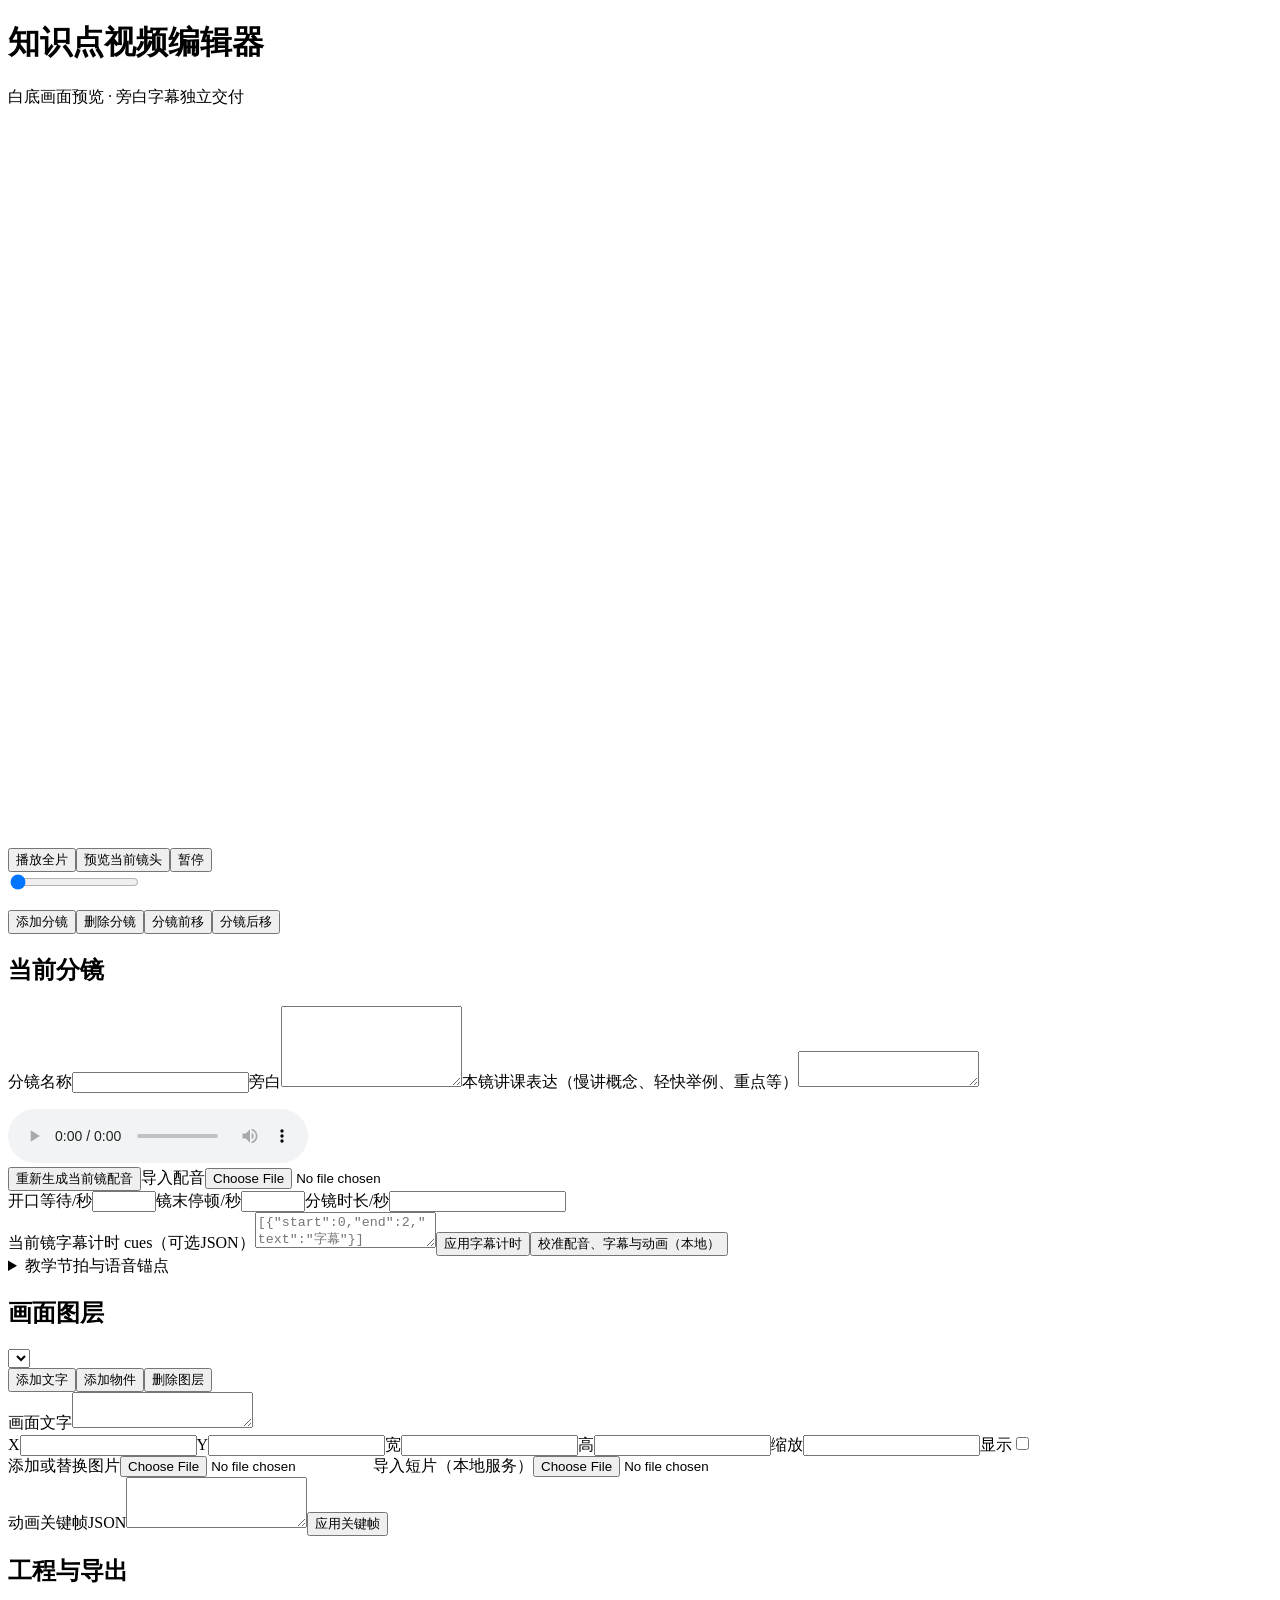
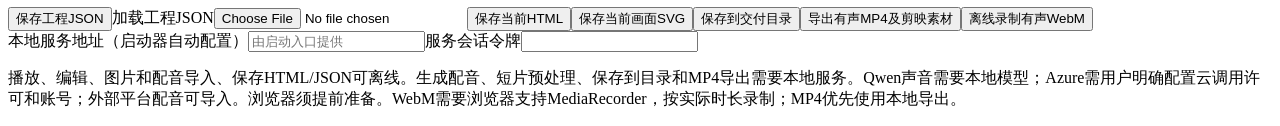
<file: assets/editor-template/index.html>
<!doctype html><html lang="zh-CN"><head><meta charset="utf-8"><meta name="viewport" content="width=device-width,initial-scale=1"><title>知识点视频编辑器</title><style>/* EDITOR_CSS */</style></head><body>
<header><h1 id="projectTitle">知识点视频编辑器</h1><p>白底画面预览 · 旁白字幕独立交付</p></header>
<main><section><canvas id="stage" width="1280" height="720"></canvas><nav><button id="play">播放全片</button><button id="playScene">预览当前镜头</button><button id="stop">暂停</button><span id="time"></span></nav><input id="timeline" type="range" min="0" max="1" value="0" step="0.01"><p id="status" role="status"></p><div id="scenes"></div><nav><button id="addScene">添加分镜</button><button id="removeScene">删除分镜</button><button id="up">分镜前移</button><button id="down">分镜后移</button></nav></section>
<aside><h2>当前分镜</h2><label>分镜名称<input id="sceneTitle"></label><label>旁白<textarea id="narration" rows="5"></textarea></label><label>本镜讲课表达（慢讲概念、轻快举例、重点等）<textarea id="direction" rows="2"></textarea></label><p id="audioState"></p><p id="timingState"></p><audio id="voicePreview" controls></audio><nav><button id="generate">重新生成当前镜配音</button><label class="file">导入配音<input id="audioFile" type="file" accept="audio/*"></label></nav>
<div class="grid"><label>开口等待/秒<input id="leadIn" type="number" min="0" max="1" step="0.01"></label><label>镜末停顿/秒<input id="gapAfter" type="number" min="0" max="1" step="0.01"></label><label>分镜时长/秒<input id="duration" type="number" min="0.1" step="0.1"></label></div>
<label>当前镜字幕计时 cues（可选JSON）<textarea id="cues" rows="2" placeholder='[{"start":0,"end":2,"text":"字幕"}]'></textarea></label><button id="applyCues">应用字幕计时</button><button id="alignVoice">校准配音、字幕与动画（本地）</button><details><summary>教学节拍与语音锚点</summary><p>speech 填本镜旁白原样片段；layerIds 对应画面对象。改文稿后核对它们，再校准。</p><textarea id="beats" rows="6"></textarea><button id="applyBeats">应用教学节拍</button></details>
<h2>画面图层</h2><select id="layer"></select><nav><button id="addText">添加文字</button><button id="addShape">添加物件</button><button id="removeLayer">删除图层</button></nav><label>画面文字<textarea id="layerText" rows="2"></textarea></label><div class="grid"><label>X<input id="x" type="number"></label><label>Y<input id="y" type="number"></label><label>宽<input id="width" type="number" min="1"></label><label>高<input id="height" type="number" min="1"></label><label>缩放<input id="scale" type="number" min="0.01" step="0.05"></label><label>显示<input id="visible" type="checkbox"></label></div>
<nav><label class="file">添加或替换图片<input id="imageFile" type="file" accept="image/*"></label><label class="file">导入短片（本地服务）<input id="videoFile" type="file" accept="video/*"></label></nav><label>动画关键帧JSON<textarea id="keyframes" rows="3"></textarea></label><button id="applyKeyframes">应用关键帧</button>
<h2>工程与导出</h2><nav><button id="saveProject">保存工程JSON</button><label class="file">加载工程JSON<input id="loadProject" type="file" accept=".json"></label><button id="saveHTML">保存当前HTML</button><button id="saveSVG">保存当前画面SVG</button><button id="saveLocal">保存到交付目录</button><button id="export">导出有声MP4及剪映素材</button><button id="webm">离线录制有声WebM</button></nav><label>本地服务地址（启动器自动配置）<input id="serviceUrl" placeholder="由启动入口提供"></label><label>服务会话令牌<input id="serviceToken" type="password"></label><p>播放、编辑、图片和配音导入、保存HTML/JSON可离线。生成配音、短片预处理、保存到目录和MP4导出需要本地服务。Qwen声音需要本地模型；Azure需用户明确配置云调用许可和账号；外部平台配音可导入。浏览器须提前准备。WebM需要浏览器支持MediaRecorder，按实际时长录制；MP4优先使用本地导出。</p></aside></main>
<script id="project-data" type="application/json">/* PROJECT_JSON */</script><script>/* RENDERER_JS */</script><script>/* EDITOR_JS */</script></body></html>
</file>
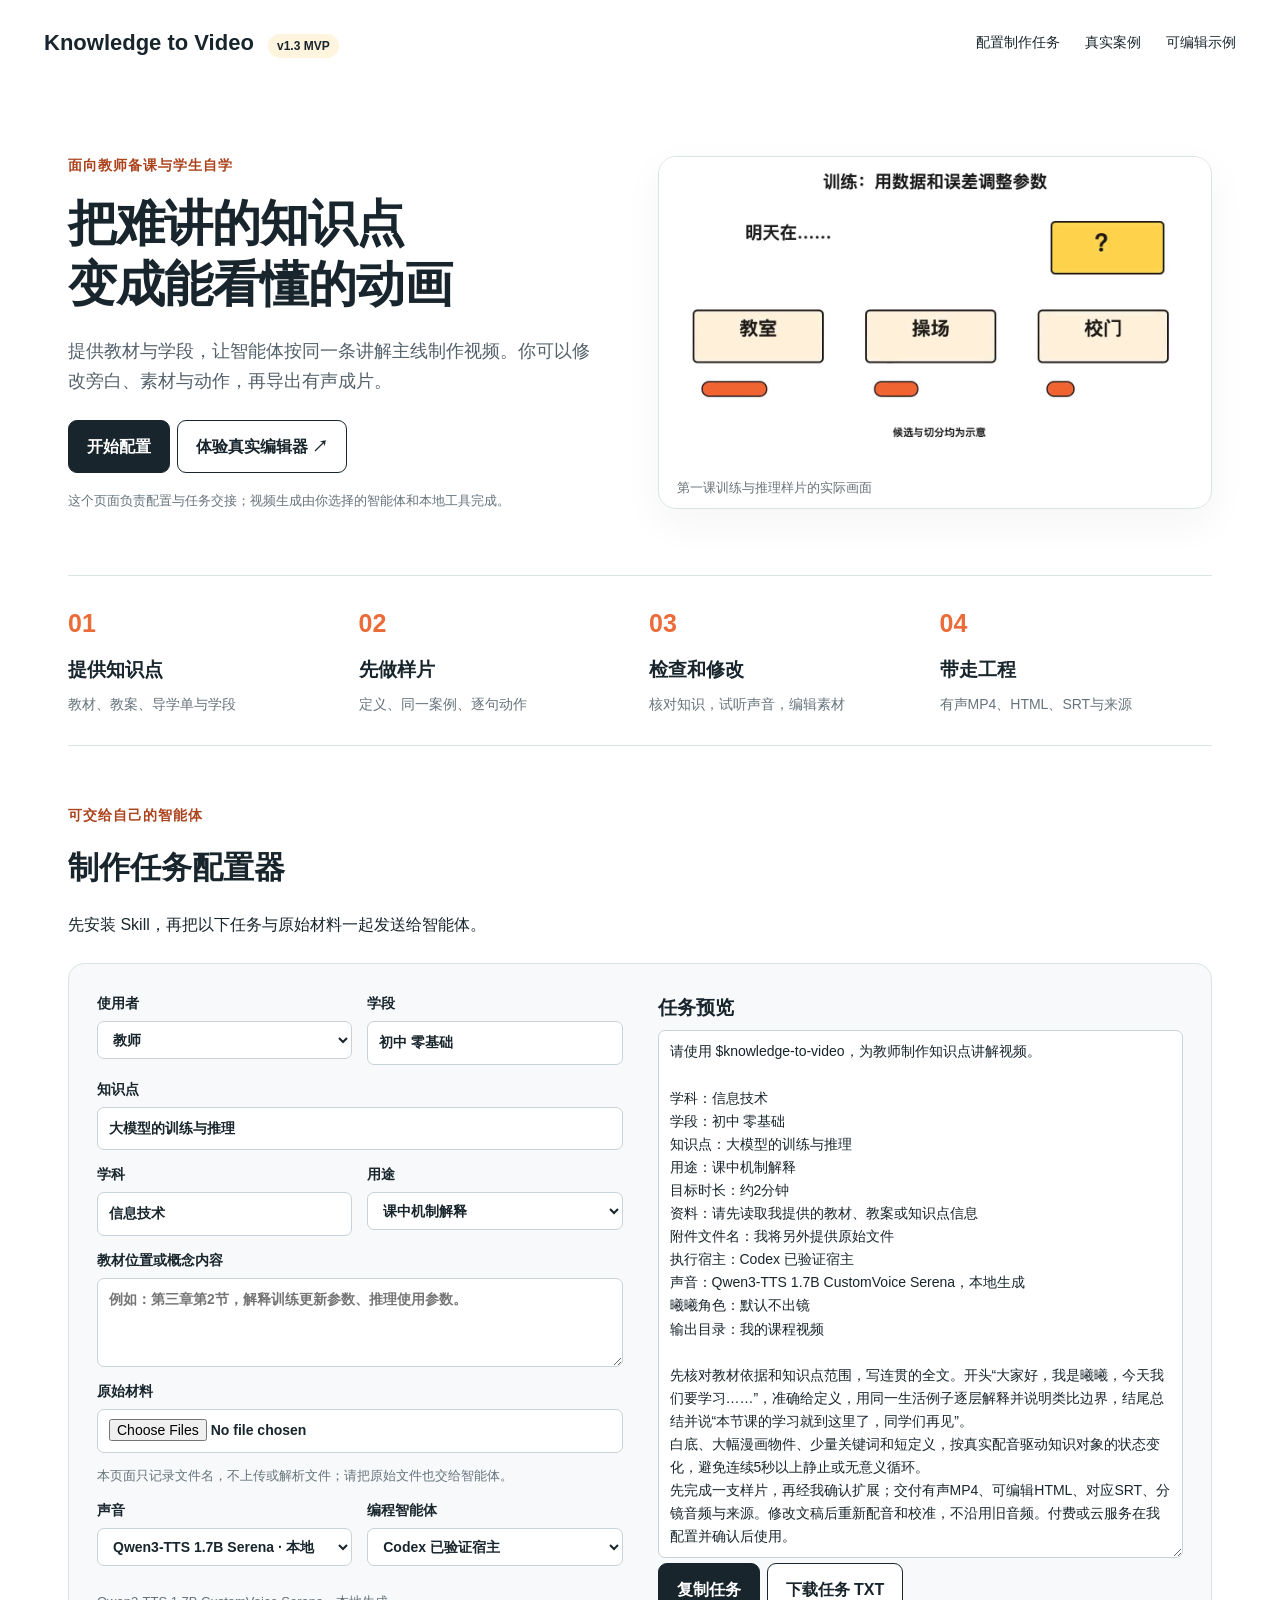
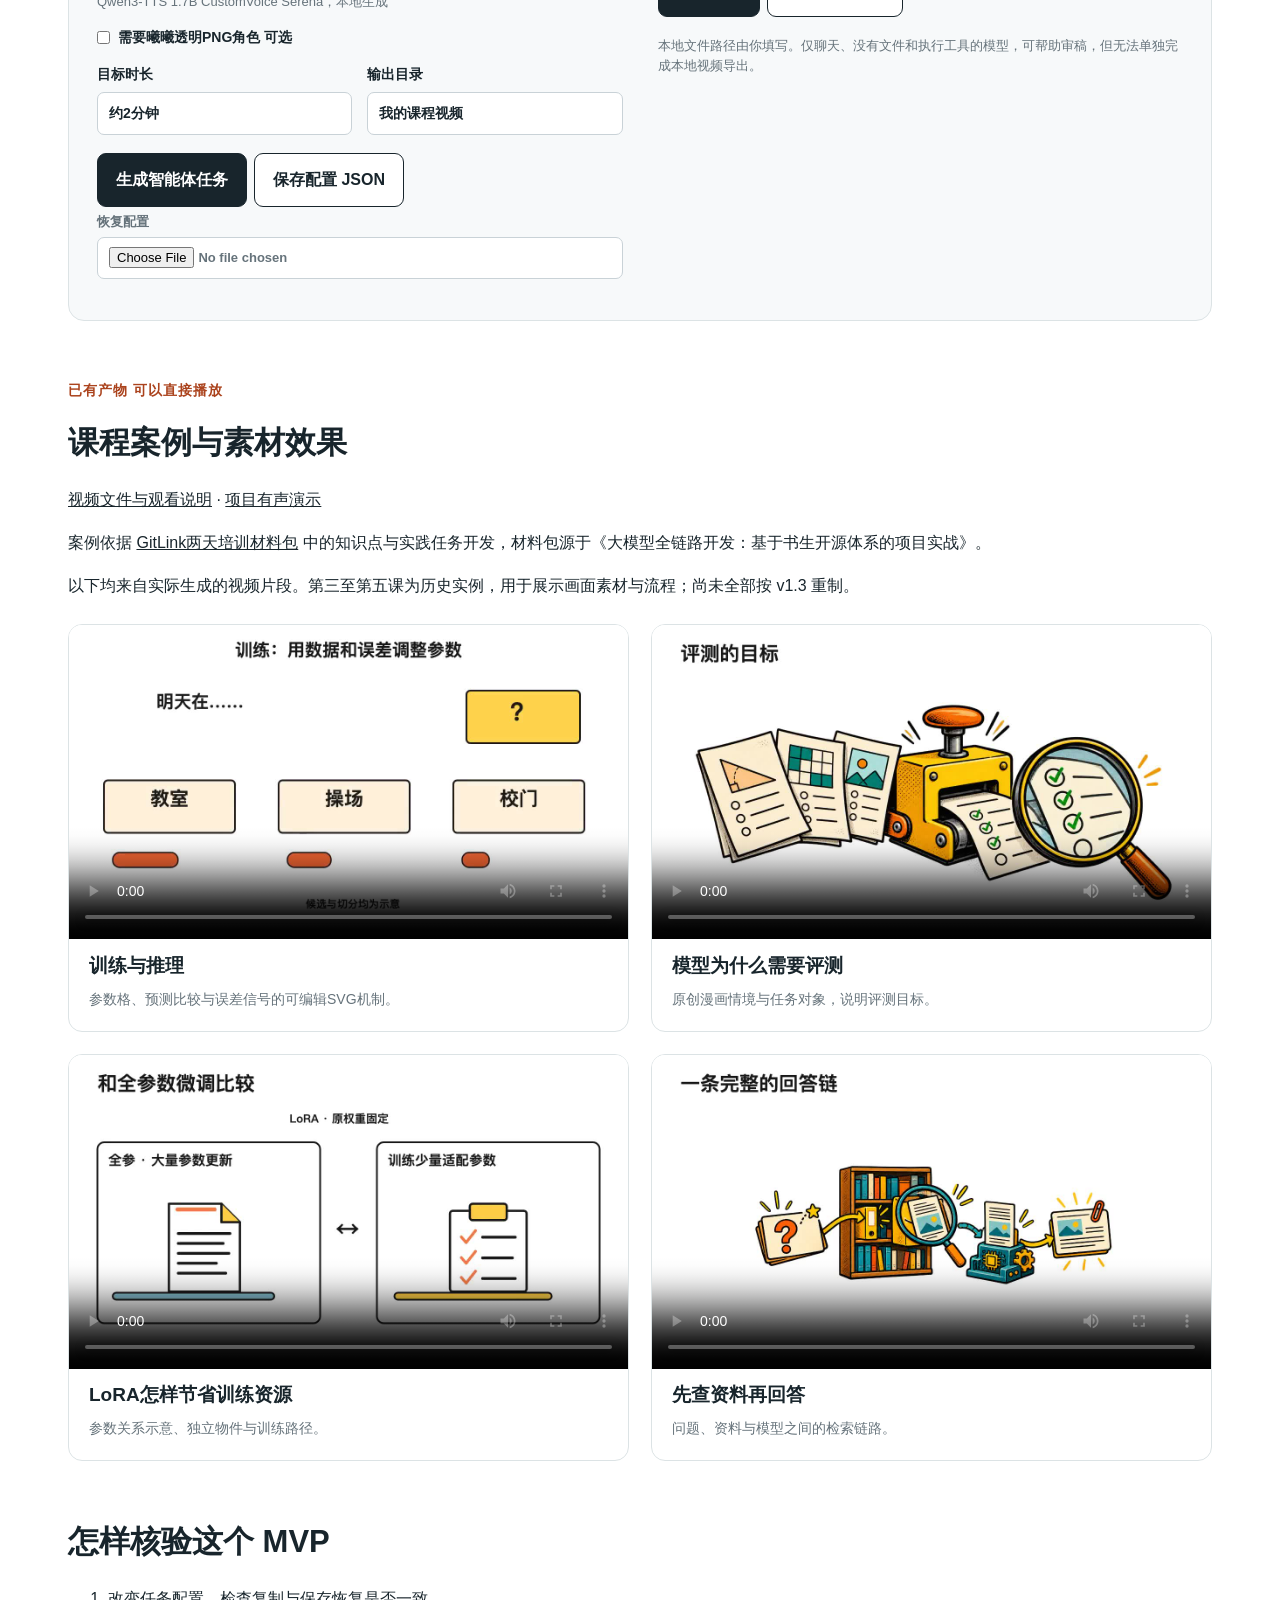
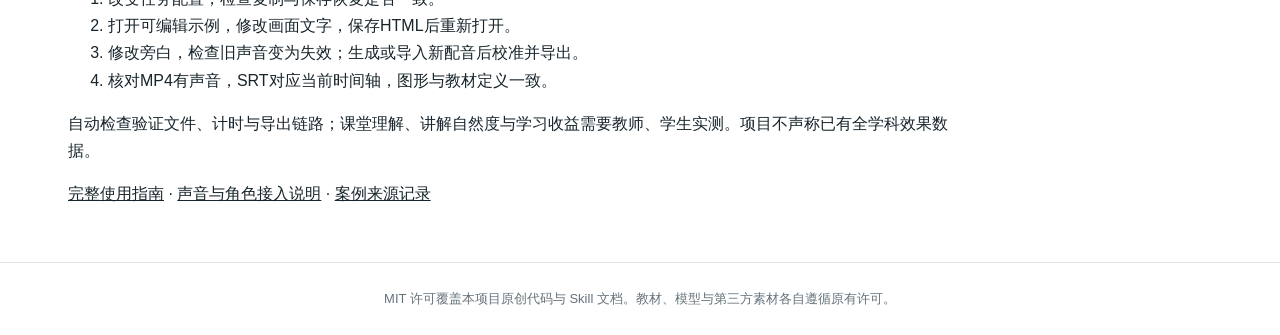
<file: docs/demo/index.html>
<!doctype html><html lang="zh-CN"><meta charset="UTF-8"><meta name="viewport" content="width=device-width,initial-scale=1"><title>Knowledge to Video 制作任务与案例 Demo</title><link rel="stylesheet" href="demo.css"><body>
<header><a class="brand" href="../../README.md">Knowledge to Video <small>v1.3 MVP</small></a><nav><a href="#task">配置制作任务</a><a href="#cases">真实案例</a><a href="../../examples/notice-training/可编辑工程/编辑器.html">可编辑示例</a></nav></header>
<main><section class="hero"><div><p class="eyebrow">面向教师备课与学生自学</p><h1>把难讲的知识点<br>变成能看懂的动画</h1><p class="lead">提供教材与学段，让智能体按同一条讲解主线制作视频。你可以修改旁白、素材与动作，再导出有声成片。</p><a class="button" href="#task">开始配置</a><a class="button secondary" href="../../examples/notice-training/可编辑工程/编辑器.html">体验真实编辑器 ↗</a><p class="hint">这个页面负责配置与任务交接；视频生成由你选择的智能体和本地工具完成。</p></div><figure><img src="media/training.jpg" alt="真实课程画面 参数随训练更新的漫画机制动画"><figcaption>第一课训练与推理样片的实际画面</figcaption></figure></section>
<section class="steps"><article><b>01</b><h3>提供知识点</h3><p>教材、教案、导学单与学段</p></article><article><b>02</b><h3>先做样片</h3><p>定义、同一案例、逐句动作</p></article><article><b>03</b><h3>检查和修改</h3><p>核对知识，试听声音，编辑素材</p></article><article><b>04</b><h3>带走工程</h3><p>有声MP4、HTML、SRT与来源</p></article></section>
<section id="task"><div class="section-title"><p class="eyebrow">可交给自己的智能体</p><h2>制作任务配置器</h2><p>先安装 Skill，再把以下任务与原始材料一起发送给智能体。</p></div><div class="workspace"><form id="briefForm"><div class="row"><label>使用者<select id="userType"><option>教师</option><option>学生</option></select></label><label>学段<input id="grade" value="初中 零基础"></label></div><label>知识点<input id="topic" value="大模型的训练与推理" required></label><div class="row"><label>学科<input id="subject" value="信息技术"></label><label>用途<select id="purpose"><option>课中机制解释</option><option>课前备课与导入</option><option>课后复习</option><option>自学</option><option>备考</option></select></label></div><label>教材位置或概念内容<textarea id="material" rows="3" placeholder="例如：第三章第2节，解释训练更新参数、推理使用参数。"></textarea></label><label>原始材料<input id="files" type="file" multiple accept=".pdf,.docx,.txt,.md,.png,.jpg,.mp4"></label><p class="hint">本页面只记录文件名，不上传或解析文件；请把原始文件也交给智能体。</p><div class="row"><label>声音<select id="voice"><option value="qwen">Qwen3-TTS 1.7B Serena · 本地</option><option value="azure">微软晓晓 · Azure账号</option><option value="breeze">BreezeBlue · 生成后导入</option><option value="import">我自己的配音 · 导入</option></select></label><label>编程智能体<select id="agent"><option>Codex 已验证宿主</option><option>其他具备文件与代码执行工具的智能体 待验证</option></select></label></div><p id="voiceNote" class="hint"></p><label class="check"><input id="avatar" type="checkbox">需要曦曦透明PNG角色 可选</label><div class="row"><label>目标时长<input id="length" value="约2分钟"></label><label>输出目录<input id="output" value="我的课程视频"></label></div><button type="submit">生成智能体任务</button><button type="button" id="saveBrief" class="secondary">保存配置 JSON</button><label class="hint">恢复配置<input id="loadBrief" type="file" accept=".json"></label></form><aside><h3>任务预览</h3><textarea id="prompt" rows="22" readonly></textarea><button id="copy">复制任务</button><button id="downloadPrompt" class="secondary">下载任务 TXT</button><p id="message" role="status"></p><p class="hint">本地文件路径由你填写。仅聊天、没有文件和执行工具的模型，可帮助审稿，但无法单独完成本地视频导出。</p></aside></div></section>
<section id="cases"><div class="section-title"><p class="eyebrow">已有产物 可以直接播放</p><h2>课程案例与素材效果</h2><p><a href="README.md">视频文件与观看说明</a> · <a href="media/project-demo.mp4">项目有声演示</a></p><p>案例依据 <a href="https://www.gitlink.org.cn/Christin-liu/Full_Link_Development_of_Large_Models">GitLink两天培训材料包</a> 中的知识点与实践任务开发，材料包源于《大模型全链路开发：基于书生开源体系的项目实战》。</p><p>以下均来自实际生成的视频片段。第三至第五课为历史实例，用于展示画面素材与流程；尚未全部按 v1.3 重制。</p></div><div class="cases"><article><video controls preload="metadata" poster="media/training.jpg" src="media/training.mp4"></video><h3>训练与推理</h3><p>参数格、预测比较与误差信号的可编辑SVG机制。</p></article><article><video controls preload="metadata" poster="media/evaluation.jpg" src="media/evaluation.mp4"></video><h3>模型为什么需要评测</h3><p>原创漫画情境与任务对象，说明评测目标。</p></article><article><video controls preload="metadata" poster="media/lora.jpg" src="media/lora.mp4"></video><h3>LoRA怎样节省训练资源</h3><p>参数关系示意、独立物件与训练路径。</p></article><article><video controls preload="metadata" poster="media/rag.jpg" src="media/rag.mp4"></video><h3>先查资料再回答</h3><p>问题、资料与模型之间的检索链路。</p></article></div></section>
<section class="verification"><h2>怎样核验这个 MVP</h2><ol><li>改变任务配置，检查复制与保存恢复是否一致。</li><li>打开可编辑示例，修改画面文字，保存HTML后重新打开。</li><li>修改旁白，检查旧声音变为失效；生成或导入新配音后校准并导出。</li><li>核对MP4有声音，SRT对应当前时间轴，图形与教材定义一致。</li></ol><p>自动检查验证文件、计时与导出链路；课堂理解、讲解自然度与学习收益需要教师、学生实测。项目不声称已有全学科效果数据。</p><a href="../../references/09-user-guide.md">完整使用指南</a> · <a href="../../references/10-providers-and-avatar.md">声音与角色接入说明</a> · <a href="cases.json">案例来源记录</a></section></main><footer>MIT 许可覆盖本项目原创代码与 Skill 文档。教材、模型与第三方素材各自遵循原有许可。</footer><script src="demo.js"></script></body></html>
</file>
<file: docs/demo/demo.css>
:root{--ink:#18252c;--orange:#eb6b39;--line:#dce3e5;--paper:#fff;--pale:#fff5df}*{box-sizing:border-box}html{scroll-behavior:smooth}body{margin:0;background:#fff;color:var(--ink);font:16px/1.7 -apple-system,BlinkMacSystemFont,"PingFang SC","Microsoft YaHei",sans-serif}header{display:flex;justify-content:space-between;align-items:center;max-width:1240px;margin:auto;padding:24px}a{color:inherit}.brand{text-decoration:none;font-size:22px;font-weight:800}.brand small{font-size:12px;background:var(--pale);padding:5px 9px;border-radius:30px;margin-left:8px}nav{display:flex;gap:25px}nav a{text-decoration:none;font-size:14px}main{max-width:1192px;margin:auto;padding:0 24px}.hero{display:grid;grid-template-columns:1fr 1fr;gap:35px;align-items:center;padding:55px 0 50px}.eyebrow{color:#ab431d;font-weight:700;letter-spacing:1px;font-size:14px}h1{font-size:49px;line-height:1.25;letter-spacing:-1px;margin:15px 0 20px}h2{font-size:31px;margin:5px 0 12px}h3{font-size:19px;margin:10px 0 6px}.lead{font-size:18px;color:#54616a;max-width:530px}.hint{font-size:13px;color:#66737b;line-height:1.6}.button,button{display:inline-block;padding:12px 18px;border:1px solid var(--ink);border-radius:9px;background:var(--ink);color:white;font:inherit;font-weight:650;text-decoration:none;cursor:pointer;margin:5px 7px 5px 0}.secondary{background:white;color:var(--ink)}figure{margin:0;border:1px solid var(--line);border-radius:18px;overflow:hidden;box-shadow:0 14px 40px #26343d0c}figure img{width:100%;display:block}figcaption{font-size:13px;padding:9px 18px;color:#687278}.steps{display:grid;grid-template-columns:repeat(4,1fr);gap:18px;border-top:1px solid var(--line);border-bottom:1px solid var(--line);padding:26px 0}.steps b{color:var(--orange);font-size:25px}.steps p{font-size:14px;color:#66737b;margin:3px 0}.section-title{margin:58px 0 25px}.workspace{display:grid;grid-template-columns:1fr 1fr;gap:35px;background:#f7f9fa;border:1px solid var(--line);border-radius:16px;padding:28px}label{display:block;font-size:14px;font-weight:650;margin-bottom:13px}input,select,textarea{display:block;width:100%;font:inherit;color:inherit;border:1px solid #c9d2d7;border-radius:7px;background:white;padding:9px 11px;margin-top:5px}textarea{resize:vertical;line-height:1.65}.row{display:grid;grid-template-columns:1fr 1fr;gap:15px}.check{display:flex;gap:8px;align-items:center}.check input{width:auto;margin:0}aside>textarea{font-size:14px}aside h3{margin-top:0}.cases{display:grid;grid-template-columns:1fr 1fr;gap:22px}.cases article{border:1px solid var(--line);border-radius:14px;overflow:hidden;padding-bottom:15px}.cases video{width:100%;aspect-ratio:16/9;background:white;display:block}.cases h3,.cases p{padding:0 20px}.cases p{font-size:14px;color:#66737b;margin:4px 0}.verification{margin:55px 0;max-width:880px}footer{border-top:1px solid var(--line);padding:25px;text-align:center;font-size:13px;color:#66737b}#message{color:#875119;font-size:14px}@media(max-width:780px){.hero,.workspace,.cases{grid-template-columns:1fr}h1{font-size:37px}.steps{grid-template-columns:1fr 1fr}header nav{display:none}.workspace{padding:18px}.row{grid-template-columns:1fr}}
</file>
